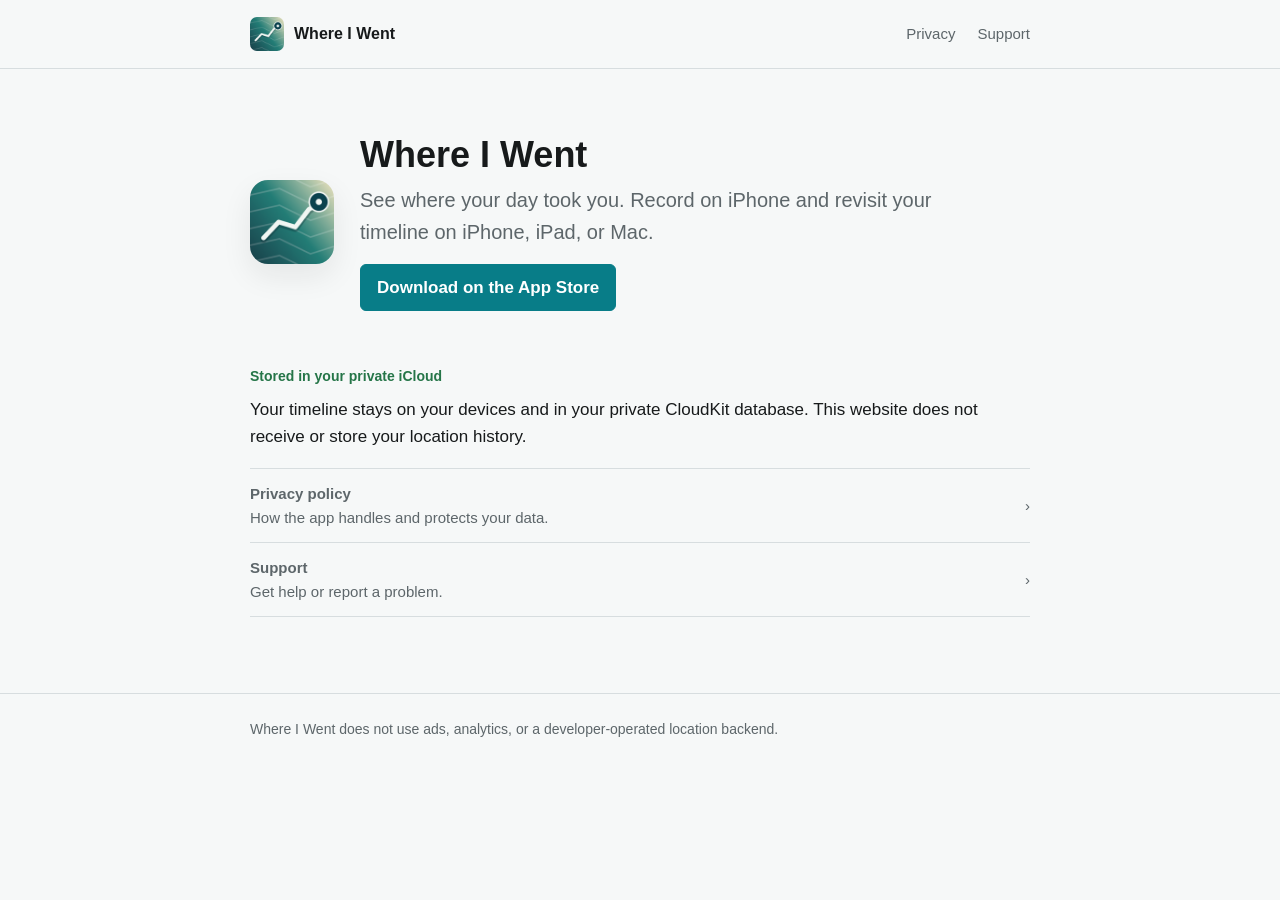
<file: index.html>
<!doctype html>
<html lang="en">
<head>
  <meta charset="utf-8">
  <meta name="viewport" content="width=device-width, initial-scale=1">
  <meta http-equiv="refresh" content="0; url=./location-history/">
  <link rel="canonical" href="https://anishharis.github.io/location-history/">
  <title>Where I Went</title>
</head>
<body>
  <p><a href="./location-history/">Open the Where I Went website</a>.</p>
</body>
</html>
</file>
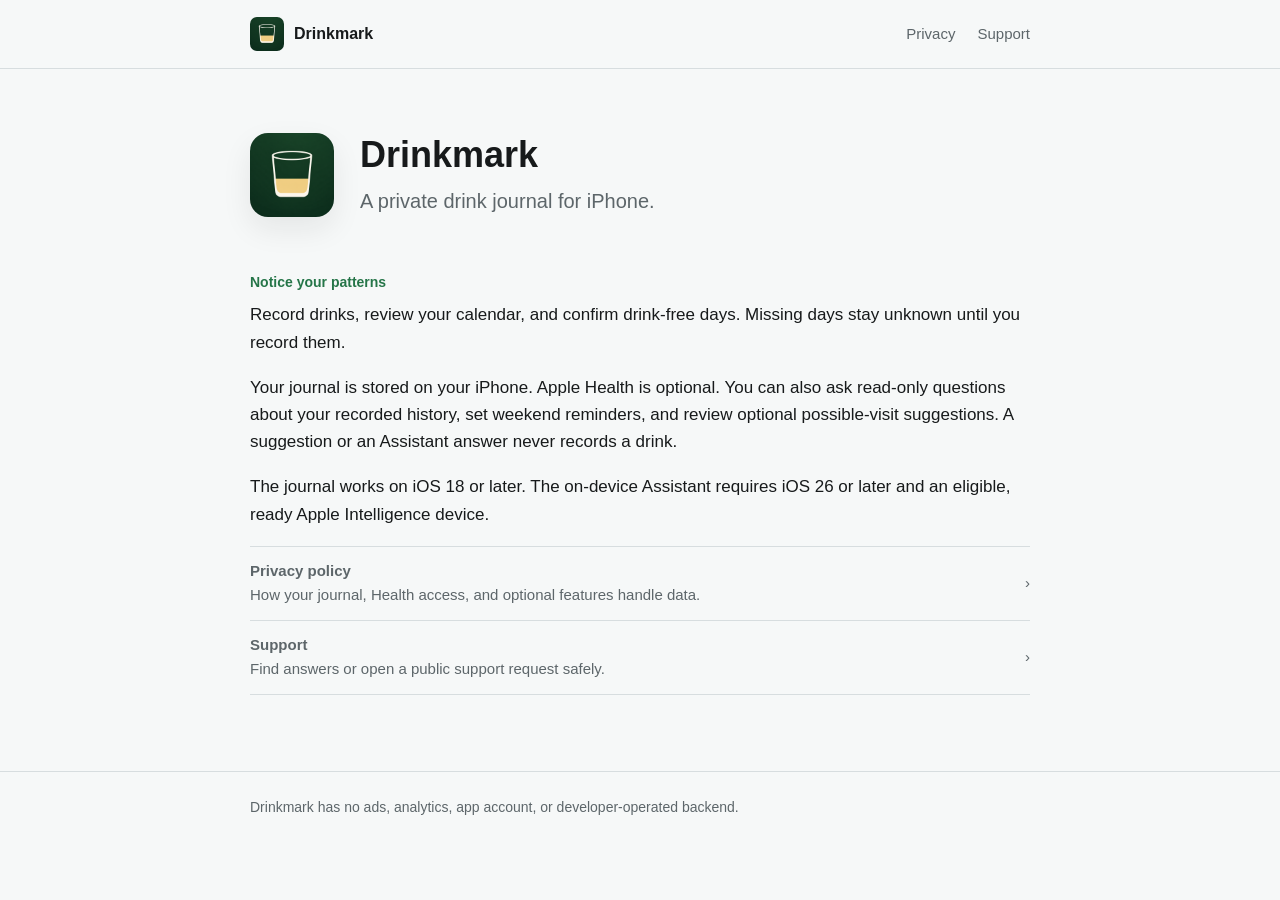
<file: drink-tracker/index.html>
<!doctype html>
<html lang="en">
<head>
  <meta charset="utf-8">
  <meta name="viewport" content="width=device-width, initial-scale=1">
  <meta name="description" content="Drinkmark is a private iPhone journal for recorded drinks and confirmed drink-free days. Find privacy information and support.">
  <title>Drinkmark</title>
  <link rel="stylesheet" href="./assets/styles.css">
  <link rel="icon" href="./assets/app-icon.png">
</head>
<body>
  <header class="site-header">
    <div class="shell">
      <a class="brand" href="./" aria-current="page">
        <img src="./assets/app-icon.png" alt="">
        <span>Drinkmark</span>
      </a>
      <nav class="site-nav" aria-label="Primary navigation">
        <a href="./privacy/">Privacy</a>
        <a href="./support/">Support</a>
      </nav>
    </div>
  </header>

  <main class="shell">
    <section class="intro" aria-labelledby="page-title">
      <img class="app-icon" src="./assets/app-icon.png" alt="Drinkmark app icon">
      <div>
        <h1 id="page-title">Drinkmark</h1>
        <p class="lede">A private drink journal for iPhone.</p>
      </div>
    </section>

    <p class="kicker">Notice your patterns</p>
    <p>Record drinks, review your calendar, and confirm drink-free days. Missing days stay unknown until you record them.</p>
    <p>Your journal is stored on your iPhone. Apple Health is optional. You can also ask read-only questions about your recorded history, set weekend reminders, and review optional possible-visit suggestions. A suggestion or an Assistant answer never records a drink.</p>
    <p>The journal works on iOS 18 or later. The on-device Assistant requires iOS 26 or later and an eligible, ready Apple Intelligence device.</p>

    <div class="link-list" aria-label="Privacy and support links">
      <a class="link-row" href="./privacy/">
        <span><strong>Privacy policy</strong><span>How your journal, Health access, and optional features handle data.</span></span>
        <span class="link-mark" aria-hidden="true">&rsaquo;</span>
      </a>
      <a class="link-row" href="./support/">
        <span><strong>Support</strong><span>Find answers or open a public support request safely.</span></span>
        <span class="link-mark" aria-hidden="true">&rsaquo;</span>
      </a>
    </div>
  </main>

  <footer class="site-footer">
    <div class="shell">Drinkmark has no ads, analytics, app account, or developer-operated backend.</div>
  </footer>
</body>
</html>
</file>
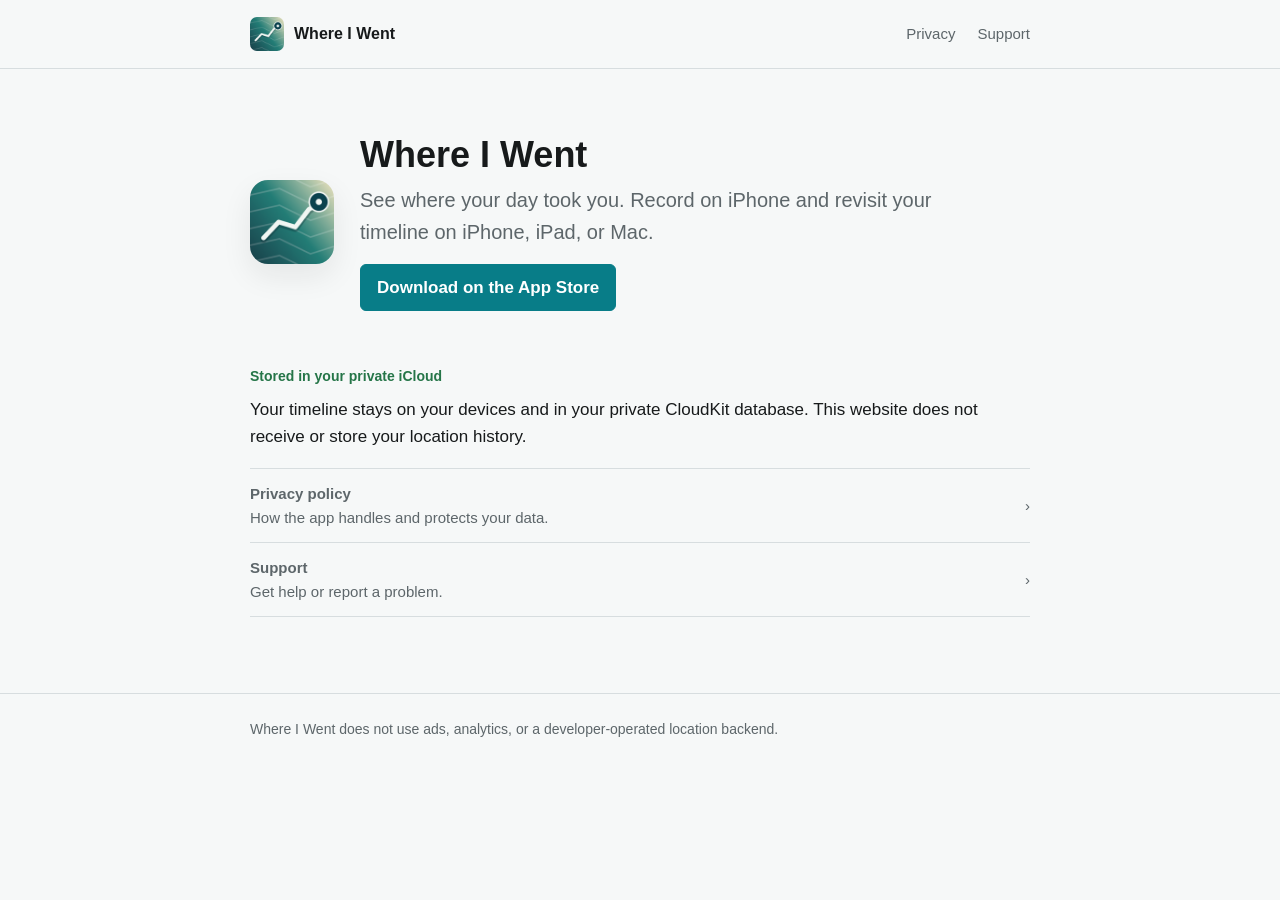
<file: location-history/index.html>
<!doctype html>
<html lang="en">
<head>
  <meta charset="utf-8">
  <meta name="viewport" content="width=device-width, initial-scale=1">
  <meta name="description" content="Privacy and support information for Where I Went on iPhone and Mac.">
  <title>Where I Went</title>
  <link rel="stylesheet" href="./assets/styles.css">
  <link rel="icon" href="./assets/app-icon.png">
</head>
<body>
  <header class="site-header">
    <div class="shell">
      <a class="brand" href="./" aria-current="page" aria-label="Where I Went home">
        <img src="./assets/app-icon.png" alt="">
        <span>Where I Went</span>
      </a>
      <nav class="site-nav" aria-label="Primary navigation">
        <a href="./privacy/">Privacy</a>
        <a href="./support/">Support</a>
      </nav>
    </div>
  </header>

  <main class="shell">
    <section class="intro" aria-labelledby="page-title">
      <img class="app-icon" src="./assets/app-icon.png" alt="">
      <div>
        <h1 id="page-title">Where I Went</h1>
        <p class="lede">See where your day took you. Record on iPhone and revisit your timeline on iPhone, iPad, or Mac.</p>
        <a class="button store-link" href="https://apps.apple.com/us/app/where-i-went/id6795397540">Download on the App Store</a>
      </div>
    </section>

    <p class="kicker">Stored in your private iCloud</p>
    <p>Your timeline stays on your devices and in your private CloudKit database. This website does not receive or store your location history.</p>

    <div class="link-list" aria-label="Legal and support links">
      <a class="link-row" href="./privacy/">
        <span><strong>Privacy policy</strong><span>How the app handles and protects your data.</span></span>
        <span class="link-mark" aria-hidden="true">&rsaquo;</span>
      </a>
      <a class="link-row" href="./support/">
        <span><strong>Support</strong><span>Get help or report a problem.</span></span>
        <span class="link-mark" aria-hidden="true">&rsaquo;</span>
      </a>
    </div>
  </main>

  <footer class="site-footer">
    <div class="shell">Where I Went does not use ads, analytics, or a developer-operated location backend.</div>
  </footer>
</body>
</html>
</file>
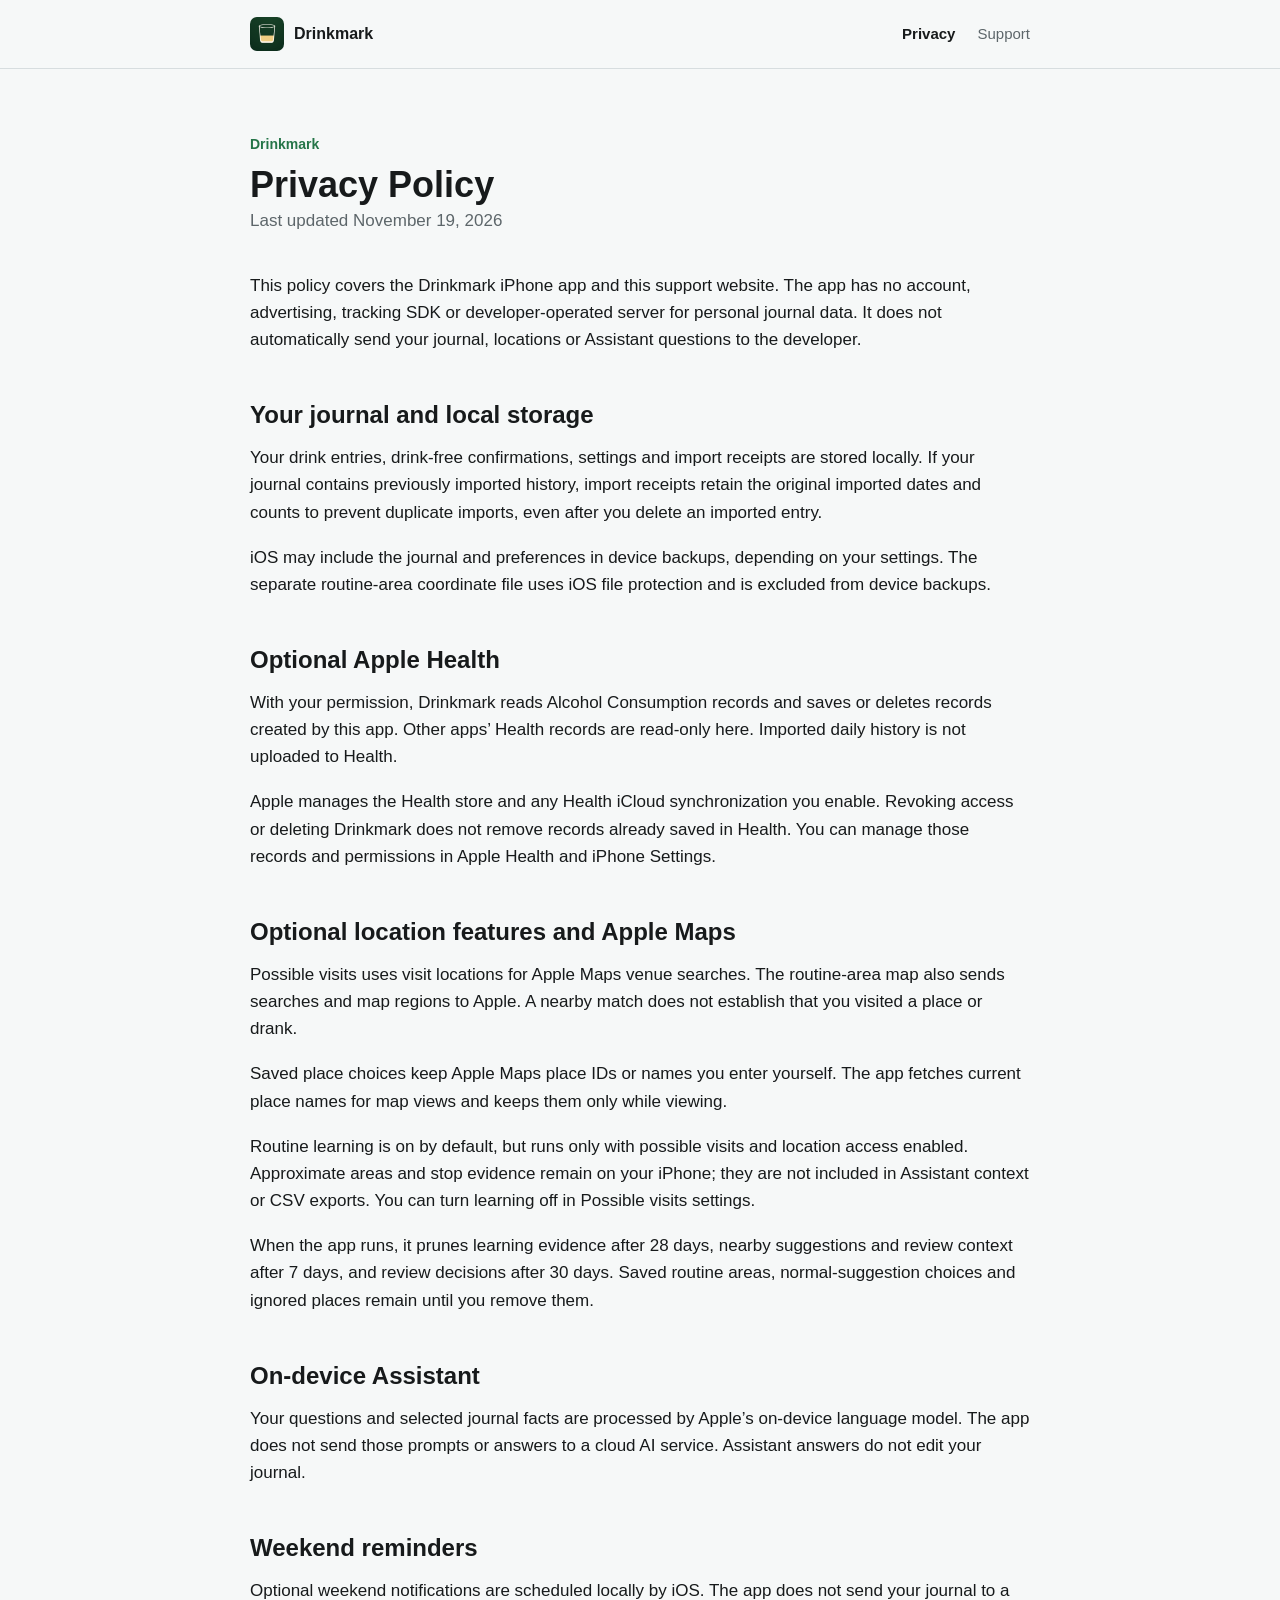
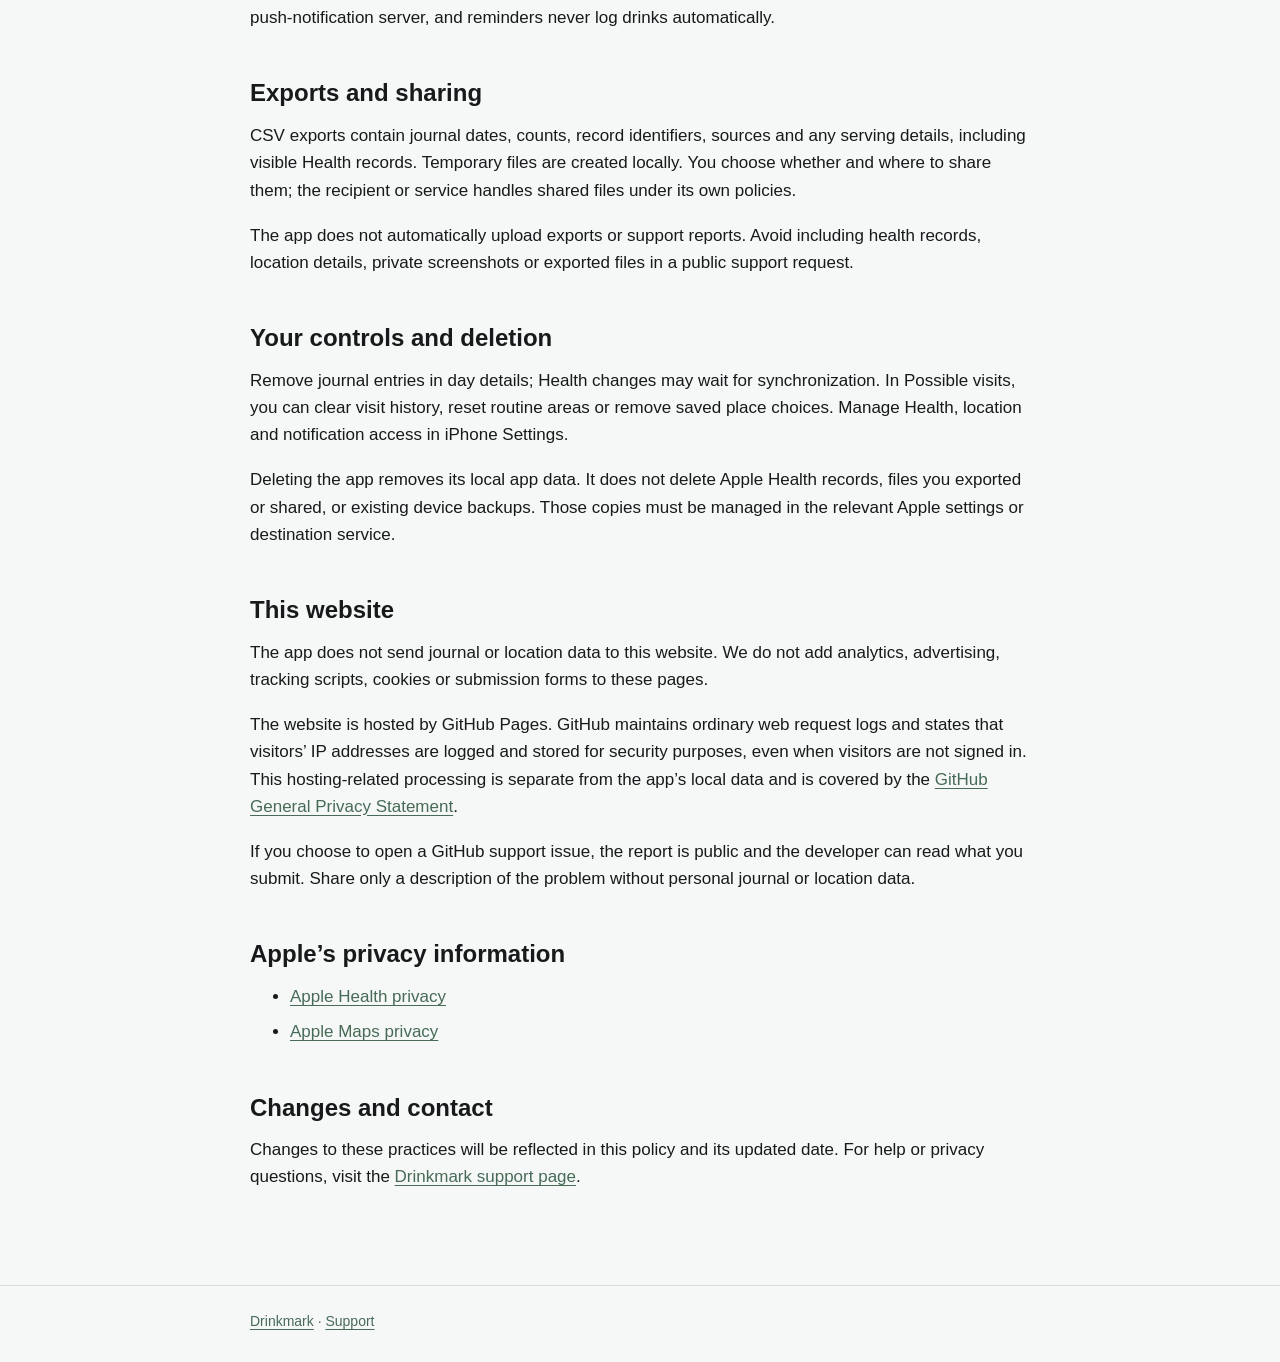
<file: drink-tracker/privacy/index.html>
<!doctype html>
<html lang="en">
<head>
  <meta charset="utf-8">
  <meta name="viewport" content="width=device-width, initial-scale=1">
  <meta name="description" content="Privacy policy for Drinkmark: local journal storage, Apple Health, Apple Maps, on-device Assistant and data controls.">
  <title>Privacy Policy - Drinkmark</title>
  <link rel="stylesheet" href="../assets/styles.css">
  <link rel="icon" href="../assets/app-icon.png">
</head>
<body>
  <header class="site-header">
    <div class="shell">
      <a class="brand" href="../">
        <img src="../assets/app-icon.png" alt="">
        <span>Drinkmark</span>
      </a>
      <nav class="site-nav" aria-label="Primary navigation">
        <a href="./" aria-current="page">Privacy</a>
        <a href="../support/">Support</a>
      </nav>
    </div>
  </header>

  <main class="shell">
    <p class="kicker">Drinkmark</p>
    <h1>Privacy Policy</h1>
    <p class="policy-meta">Last updated November 19, 2026</p>

    <p>This policy covers the Drinkmark iPhone app and this support website. The app has no account, advertising, tracking SDK or developer-operated server for personal journal data. It does not automatically send your journal, locations or Assistant questions to the developer.</p>

    <h2>Your journal and local storage</h2>
    <p>Your drink entries, drink-free confirmations, settings and import receipts are stored locally. If your journal contains previously imported history, import receipts retain the original imported dates and counts to prevent duplicate imports, even after you delete an imported entry.</p>
    <p>iOS may include the journal and preferences in device backups, depending on your settings. The separate routine-area coordinate file uses iOS file protection and is excluded from device backups.</p>

    <h2>Optional Apple Health</h2>
    <p>With your permission, Drinkmark reads Alcohol Consumption records and saves or deletes records created by this app. Other apps’ Health records are read-only here. Imported daily history is not uploaded to Health.</p>
    <p>Apple manages the Health store and any Health iCloud synchronization you enable. Revoking access or deleting Drinkmark does not remove records already saved in Health. You can manage those records and permissions in Apple Health and iPhone Settings.</p>

    <h2>Optional location features and Apple Maps</h2>
    <p>Possible visits uses visit locations for Apple Maps venue searches. The routine-area map also sends searches and map regions to Apple. A nearby match does not establish that you visited a place or drank.</p>
    <p>Saved place choices keep Apple Maps place IDs or names you enter yourself. The app fetches current place names for map views and keeps them only while viewing.</p>
    <p>Routine learning is on by default, but runs only with possible visits and location access enabled. Approximate areas and stop evidence remain on your iPhone; they are not included in Assistant context or CSV exports. You can turn learning off in Possible visits settings.</p>
    <p>When the app runs, it prunes learning evidence after 28 days, nearby suggestions and review context after 7 days, and review decisions after 30 days. Saved routine areas, normal-suggestion choices and ignored places remain until you remove them.</p>

    <h2>On-device Assistant</h2>
    <p>Your questions and selected journal facts are processed by Apple’s on-device language model. The app does not send those prompts or answers to a cloud AI service. Assistant answers do not edit your journal.</p>

    <h2>Weekend reminders</h2>
    <p>Optional weekend notifications are scheduled locally by iOS. The app does not send your journal to a push-notification server, and reminders never log drinks automatically.</p>

    <h2>Exports and sharing</h2>
    <p>CSV exports contain journal dates, counts, record identifiers, sources and any serving details, including visible Health records. Temporary files are created locally. You choose whether and where to share them; the recipient or service handles shared files under its own policies.</p>
    <p>The app does not automatically upload exports or support reports. Avoid including health records, location details, private screenshots or exported files in a public support request.</p>

    <h2>Your controls and deletion</h2>
    <p>Remove journal entries in day details; Health changes may wait for synchronization. In Possible visits, you can clear visit history, reset routine areas or remove saved place choices. Manage Health, location and notification access in iPhone Settings.</p>
    <p>Deleting the app removes its local app data. It does not delete Apple Health records, files you exported or shared, or existing device backups. Those copies must be managed in the relevant Apple settings or destination service.</p>

    <h2>This website</h2>
    <p>The app does not send journal or location data to this website. We do not add analytics, advertising, tracking scripts, cookies or submission forms to these pages.</p>
    <p>The website is hosted by GitHub Pages. GitHub maintains ordinary web request logs and states that visitors’ IP addresses are logged and stored for security purposes, even when visitors are not signed in. This hosting-related processing is separate from the app’s local data and is covered by the <a href="https://docs.github.com/en/site-policy/privacy-policies/github-general-privacy-statement">GitHub General Privacy Statement</a>.</p>
    <p>If you choose to open a GitHub support issue, the report is public and the developer can read what you submit. Share only a description of the problem without personal journal or location data.</p>

    <h2>Apple’s privacy information</h2>
    <ul>
      <li><a href="https://www.apple.com/legal/privacy/data/en/health-app/">Apple Health privacy</a></li>
      <li><a href="https://www.apple.com/legal/privacy/data/en/apple-maps/">Apple Maps privacy</a></li>
    </ul>

    <h2>Changes and contact</h2>
    <p>Changes to these practices will be reflected in this policy and its updated date. For help or privacy questions, visit the <a href="../support/">Drinkmark support page</a>.</p>
  </main>

  <footer class="site-footer">
    <div class="shell"><a href="../">Drinkmark</a> &middot; <a href="../support/">Support</a></div>
  </footer>
</body>
</html>
</file>
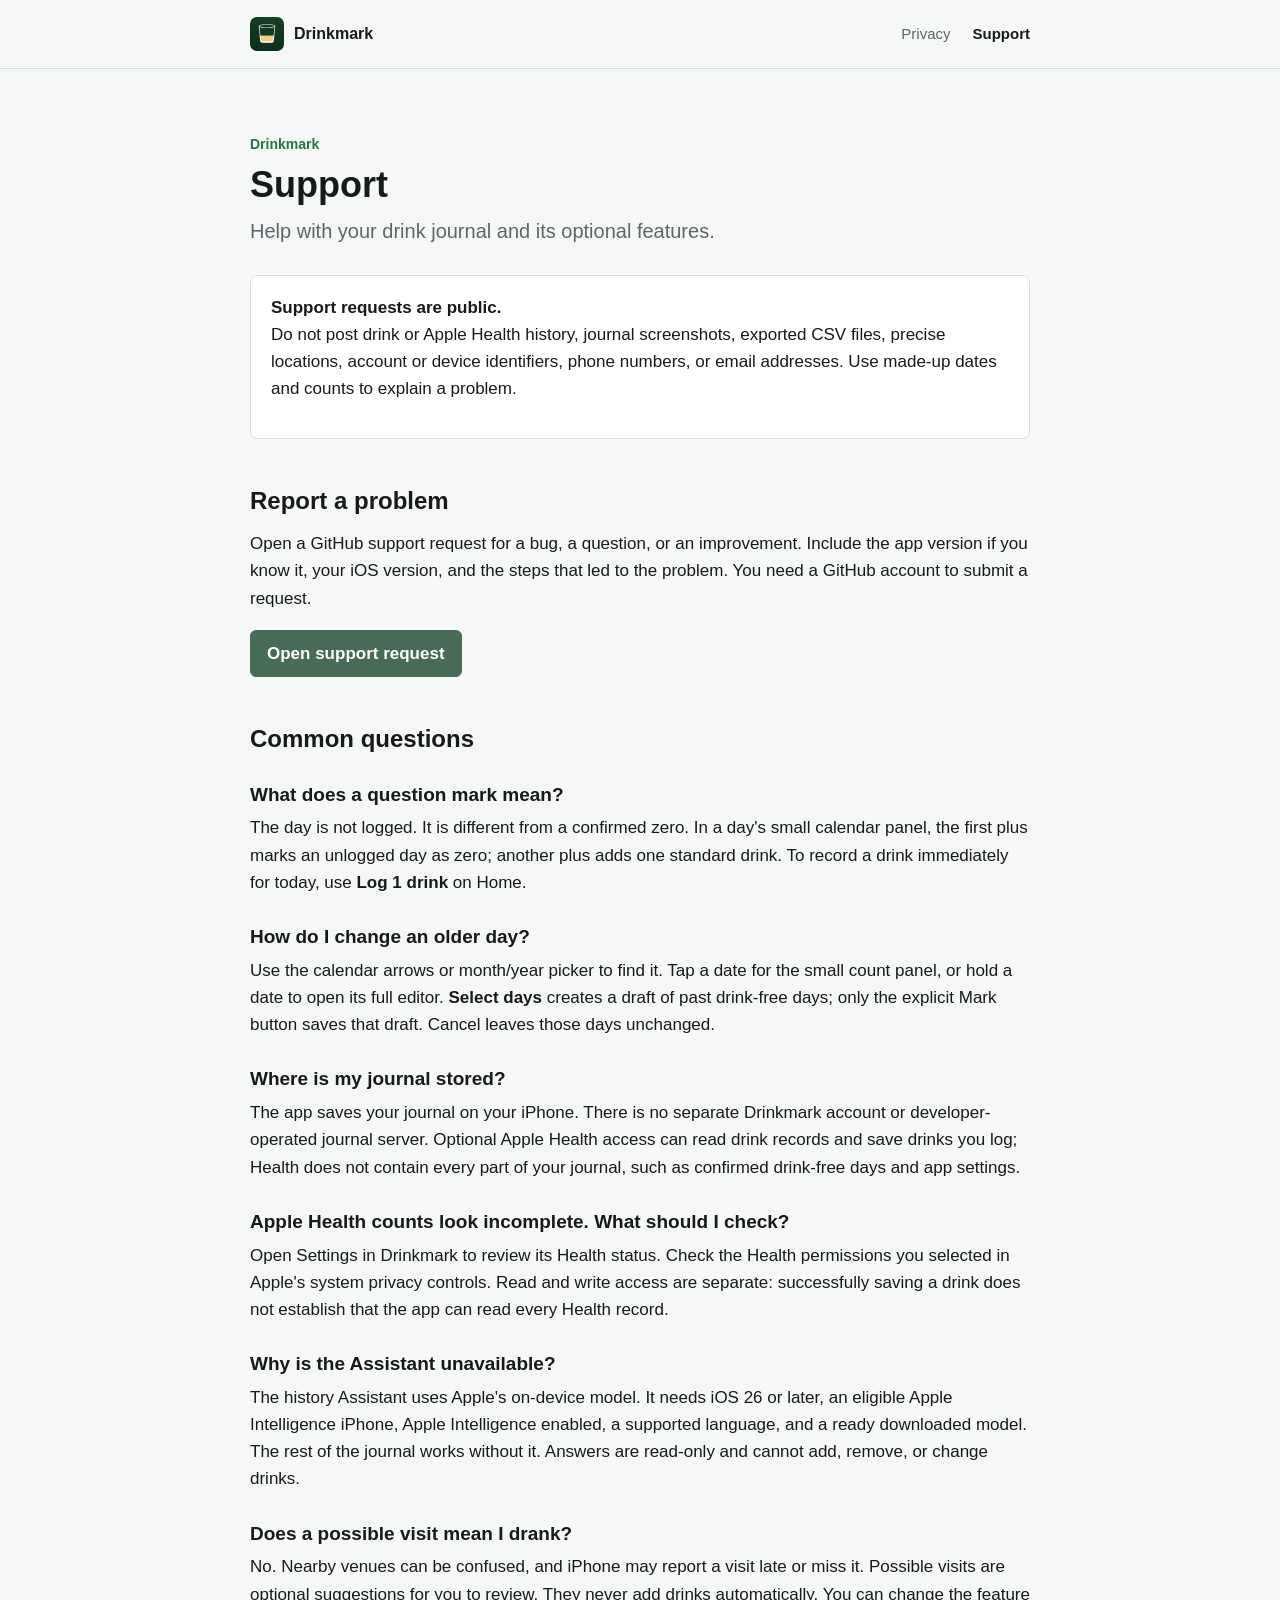
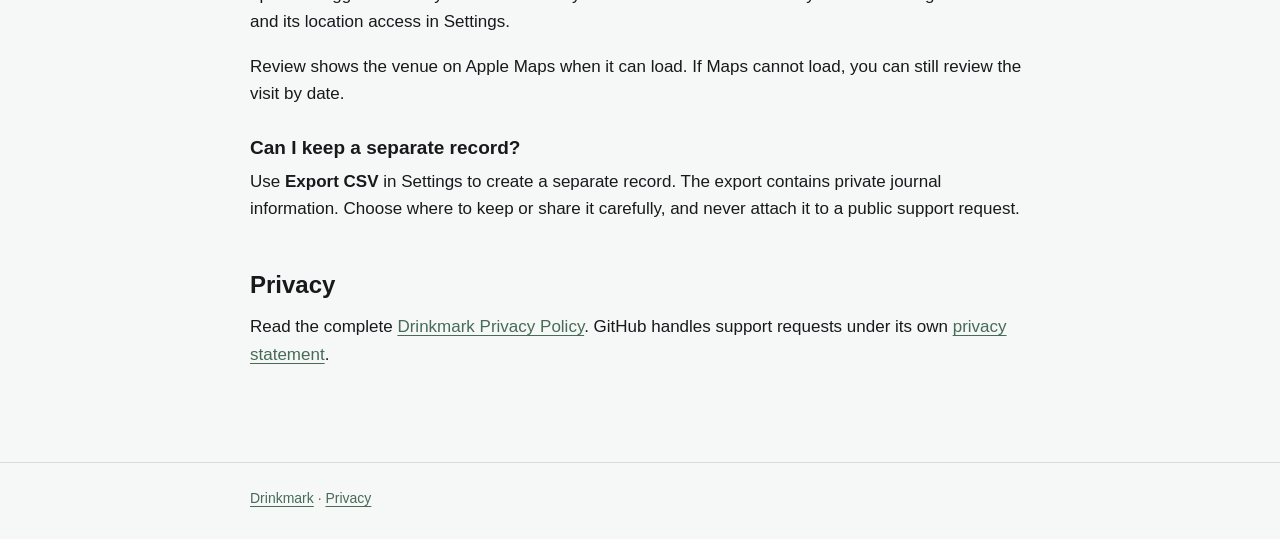
<file: drink-tracker/support/index.html>
<!doctype html>
<html lang="en">
<head>
  <meta charset="utf-8">
  <meta name="viewport" content="width=device-width, initial-scale=1">
  <meta name="description" content="Get help with Drinkmark on iPhone, including calendar counts, Apple Health, the history Assistant, reminders, and possible visits.">
  <title>Support - Drinkmark</title>
  <link rel="stylesheet" href="../assets/styles.css">
  <link rel="icon" href="../assets/app-icon.png">
</head>
<body>
  <header class="site-header">
    <div class="shell">
      <a class="brand" href="../">
        <img src="../assets/app-icon.png" alt="">
        <span>Drinkmark</span>
      </a>
      <nav class="site-nav" aria-label="Primary navigation">
        <a href="../privacy/">Privacy</a>
        <a href="./" aria-current="page">Support</a>
      </nav>
    </div>
  </header>

  <main class="shell">
    <p class="kicker">Drinkmark</p>
    <h1>Support</h1>
    <p class="lede">Help with your drink journal and its optional features.</p>

    <div class="notice">
      <strong>Support requests are public.</strong>
      <p>Do not post drink or Apple Health history, journal screenshots, exported CSV files, precise locations, account or device identifiers, phone numbers, or email addresses. Use made-up dates and counts to explain a problem.</p>
    </div>

    <h2>Report a problem</h2>
    <p>Open a GitHub support request for a bug, a question, or an improvement. Include the app version if you know it, your iOS version, and the steps that led to the problem. You need a GitHub account to submit a request.</p>
    <p><a class="button" href="https://github.com/anishharis/anishharis.github.io/issues/new?template=drink-tracker-support.yml">Open support request</a></p>

    <h2>Common questions</h2>

    <h3>What does a question mark mean?</h3>
    <p>The day is not logged. It is different from a confirmed zero. In a day's small calendar panel, the first plus marks an unlogged day as zero; another plus adds one standard drink. To record a drink immediately for today, use <strong>Log 1 drink</strong> on Home.</p>

    <h3>How do I change an older day?</h3>
    <p>Use the calendar arrows or month/year picker to find it. Tap a date for the small count panel, or hold a date to open its full editor. <strong>Select days</strong> creates a draft of past drink-free days; only the explicit Mark button saves that draft. Cancel leaves those days unchanged.</p>

    <h3>Where is my journal stored?</h3>
    <p>The app saves your journal on your iPhone. There is no separate Drinkmark account or developer-operated journal server. Optional Apple Health access can read drink records and save drinks you log; Health does not contain every part of your journal, such as confirmed drink-free days and app settings.</p>

    <h3>Apple Health counts look incomplete. What should I check?</h3>
    <p>Open Settings in Drinkmark to review its Health status. Check the Health permissions you selected in Apple's system privacy controls. Read and write access are separate: successfully saving a drink does not establish that the app can read every Health record.</p>

    <h3>Why is the Assistant unavailable?</h3>
    <p>The history Assistant uses Apple's on-device model. It needs iOS 26 or later, an eligible Apple Intelligence iPhone, Apple Intelligence enabled, a supported language, and a ready downloaded model. The rest of the journal works without it. Answers are read-only and cannot add, remove, or change drinks.</p>

    <h3>Does a possible visit mean I drank?</h3>
    <p>No. Nearby venues can be confused, and iPhone may report a visit late or miss it. Possible visits are optional suggestions for you to review. They never add drinks automatically. You can change the feature and its location access in Settings.</p>
    <p>Review shows the venue on Apple Maps when it can load. If Maps cannot load, you can still review the visit by date.</p>

    <h3>Can I keep a separate record?</h3>
    <p>Use <strong>Export CSV</strong> in Settings to create a separate record. The export contains private journal information. Choose where to keep or share it carefully, and never attach it to a public support request.</p>

    <h2>Privacy</h2>
    <p>Read the complete <a href="../privacy/">Drinkmark Privacy Policy</a>. GitHub handles support requests under its own <a href="https://docs.github.com/en/site-policy/privacy-policies/github-general-privacy-statement">privacy statement</a>.</p>
  </main>

  <footer class="site-footer">
    <div class="shell"><a href="../">Drinkmark</a> &middot; <a href="../privacy/">Privacy</a></div>
  </footer>
</body>
</html>
</file>
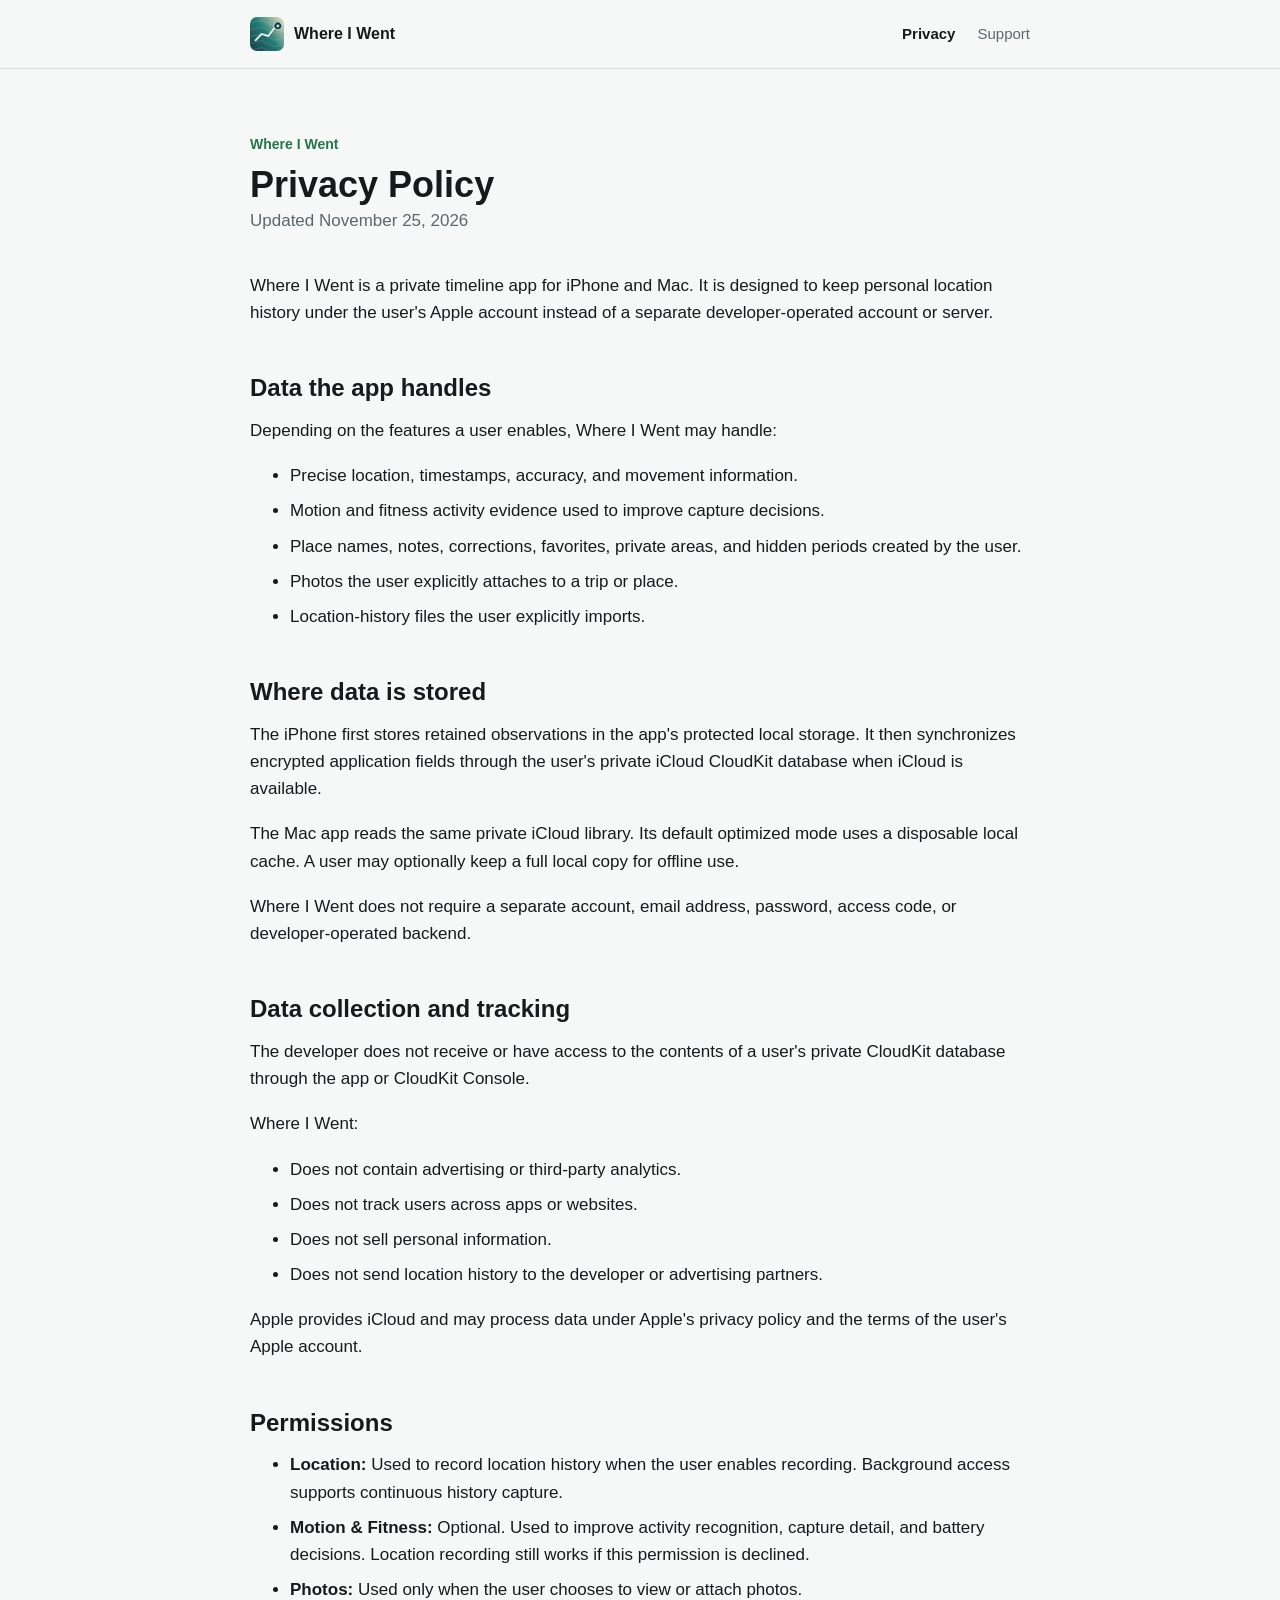
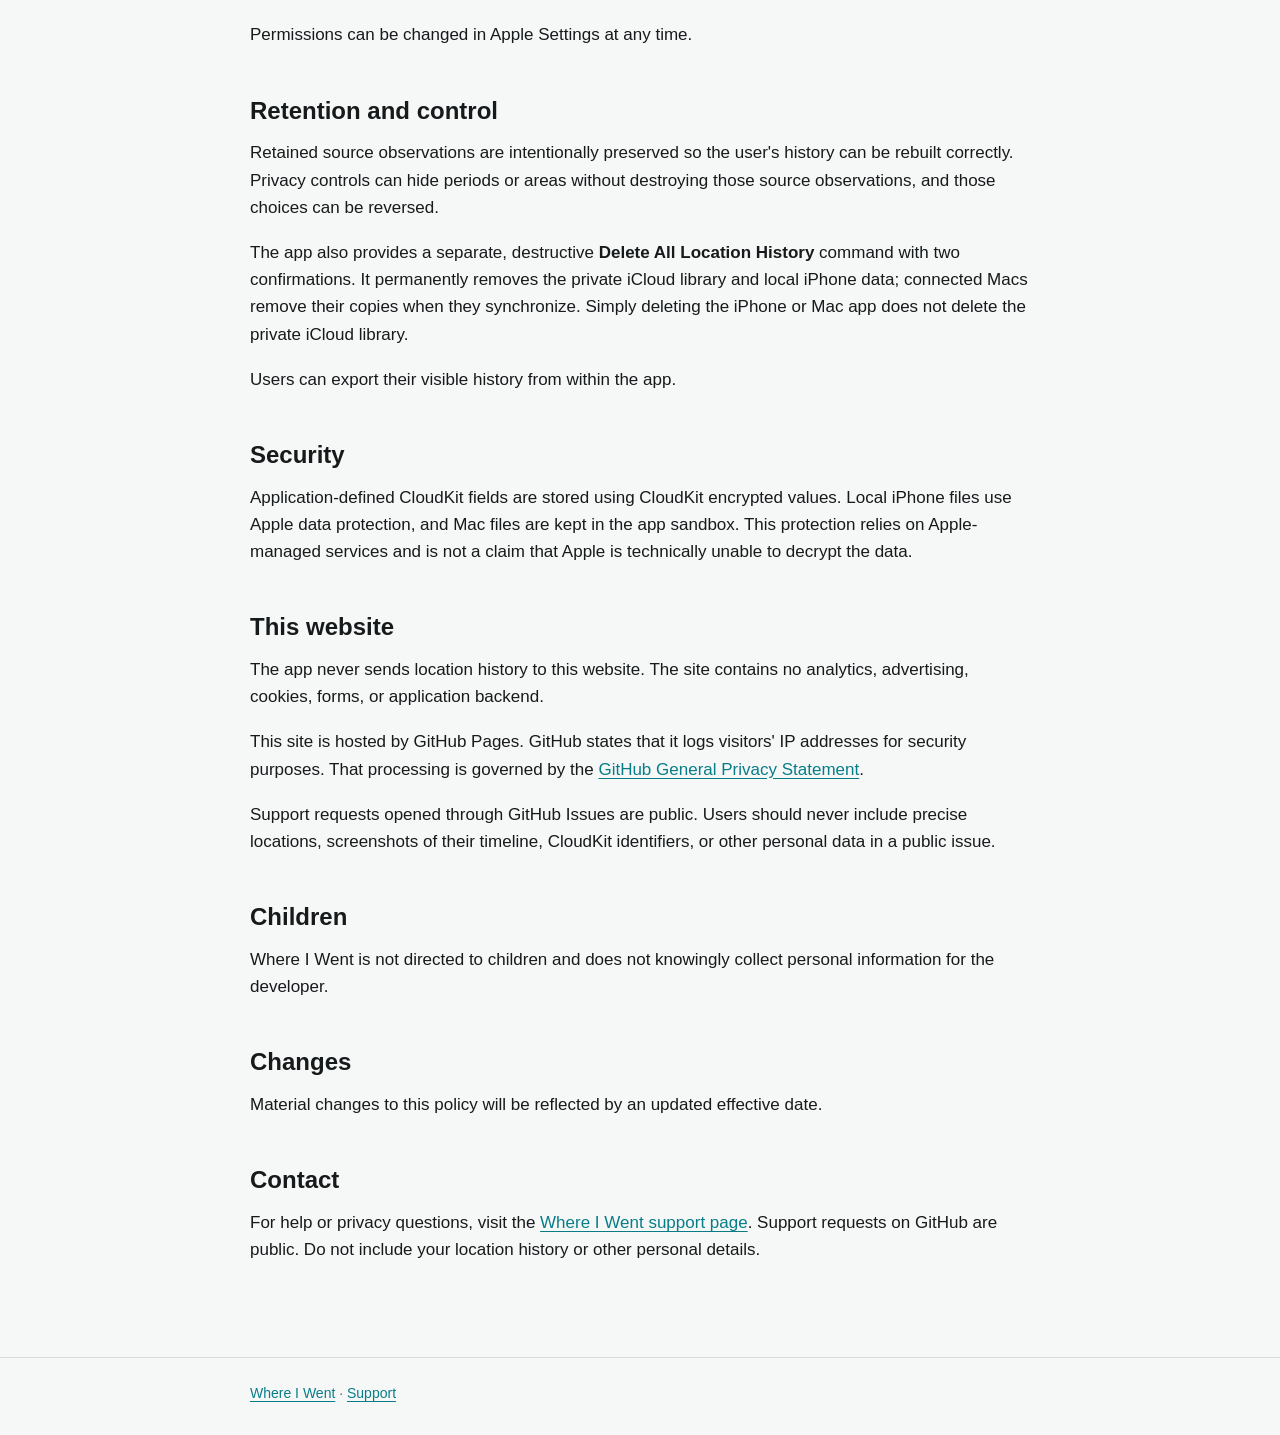
<file: location-history/privacy/index.html>
<!doctype html>
<html lang="en">
<head>
  <meta charset="utf-8">
  <meta name="viewport" content="width=device-width, initial-scale=1">
  <meta name="description" content="Privacy policy for the Where I Went app on iPhone and Mac.">
  <title>Privacy Policy - Where I Went</title>
  <link rel="stylesheet" href="../assets/styles.css">
  <link rel="icon" href="../assets/app-icon.png">
</head>
<body>
  <header class="site-header">
    <div class="shell">
      <a class="brand" href="../" aria-label="Where I Went home">
        <img src="../assets/app-icon.png" alt="">
        <span>Where I Went</span>
      </a>
      <nav class="site-nav" aria-label="Primary navigation">
        <a href="./" aria-current="page">Privacy</a>
        <a href="../support/">Support</a>
      </nav>
    </div>
  </header>

  <main class="shell">
    <p class="kicker">Where I Went</p>
    <h1>Privacy Policy</h1>
    <p class="policy-meta">Updated November 25, 2026</p>

    <p>Where I Went is a private timeline app for iPhone and Mac. It is designed to keep personal location history under the user's Apple account instead of a separate developer-operated account or server.</p>

    <h2>Data the app handles</h2>
    <p>Depending on the features a user enables, Where I Went may handle:</p>
    <ul>
      <li>Precise location, timestamps, accuracy, and movement information.</li>
      <li>Motion and fitness activity evidence used to improve capture decisions.</li>
      <li>Place names, notes, corrections, favorites, private areas, and hidden periods created by the user.</li>
      <li>Photos the user explicitly attaches to a trip or place.</li>
      <li>Location-history files the user explicitly imports.</li>
    </ul>

    <h2>Where data is stored</h2>
    <p>The iPhone first stores retained observations in the app's protected local storage. It then synchronizes encrypted application fields through the user's private iCloud CloudKit database when iCloud is available.</p>
    <p>The Mac app reads the same private iCloud library. Its default optimized mode uses a disposable local cache. A user may optionally keep a full local copy for offline use.</p>
    <p>Where I Went does not require a separate account, email address, password, access code, or developer-operated backend.</p>

    <h2>Data collection and tracking</h2>
    <p>The developer does not receive or have access to the contents of a user's private CloudKit database through the app or CloudKit Console.</p>
    <p>Where I Went:</p>
    <ul>
      <li>Does not contain advertising or third-party analytics.</li>
      <li>Does not track users across apps or websites.</li>
      <li>Does not sell personal information.</li>
      <li>Does not send location history to the developer or advertising partners.</li>
    </ul>
    <p>Apple provides iCloud and may process data under Apple's privacy policy and the terms of the user's Apple account.</p>

    <h2>Permissions</h2>
    <ul>
      <li><strong>Location:</strong> Used to record location history when the user enables recording. Background access supports continuous history capture.</li>
      <li><strong>Motion &amp; Fitness:</strong> Optional. Used to improve activity recognition, capture detail, and battery decisions. Location recording still works if this permission is declined.</li>
      <li><strong>Photos:</strong> Used only when the user chooses to view or attach photos.</li>
    </ul>
    <p>Permissions can be changed in Apple Settings at any time.</p>

    <h2>Retention and control</h2>
    <p>Retained source observations are intentionally preserved so the user's history can be rebuilt correctly. Privacy controls can hide periods or areas without destroying those source observations, and those choices can be reversed.</p>
    <p>The app also provides a separate, destructive <strong>Delete All Location History</strong> command with two confirmations. It permanently removes the private iCloud library and local iPhone data; connected Macs remove their copies when they synchronize. Simply deleting the iPhone or Mac app does not delete the private iCloud library.</p>
    <p>Users can export their visible history from within the app.</p>

    <h2>Security</h2>
    <p>Application-defined CloudKit fields are stored using CloudKit encrypted values. Local iPhone files use Apple data protection, and Mac files are kept in the app sandbox. This protection relies on Apple-managed services and is not a claim that Apple is technically unable to decrypt the data.</p>

    <h2>This website</h2>
    <p>The app never sends location history to this website. The site contains no analytics, advertising, cookies, forms, or application backend.</p>
    <p>This site is hosted by GitHub Pages. GitHub states that it logs visitors' IP addresses for security purposes. That processing is governed by the <a href="https://docs.github.com/en/site-policy/privacy-policies/github-general-privacy-statement">GitHub General Privacy Statement</a>.</p>
    <p>Support requests opened through GitHub Issues are public. Users should never include precise locations, screenshots of their timeline, CloudKit identifiers, or other personal data in a public issue.</p>

    <h2>Children</h2>
    <p>Where I Went is not directed to children and does not knowingly collect personal information for the developer.</p>

    <h2>Changes</h2>
    <p>Material changes to this policy will be reflected by an updated effective date.</p>

    <h2>Contact</h2>
    <p>For help or privacy questions, visit the <a href="../support/">Where I Went support page</a>. Support requests on GitHub are public. Do not include your location history or other personal details.</p>
  </main>

  <footer class="site-footer">
    <div class="shell"><a href="../">Where I Went</a> &middot; <a href="../support/">Support</a></div>
  </footer>
</body>
</html>
</file>
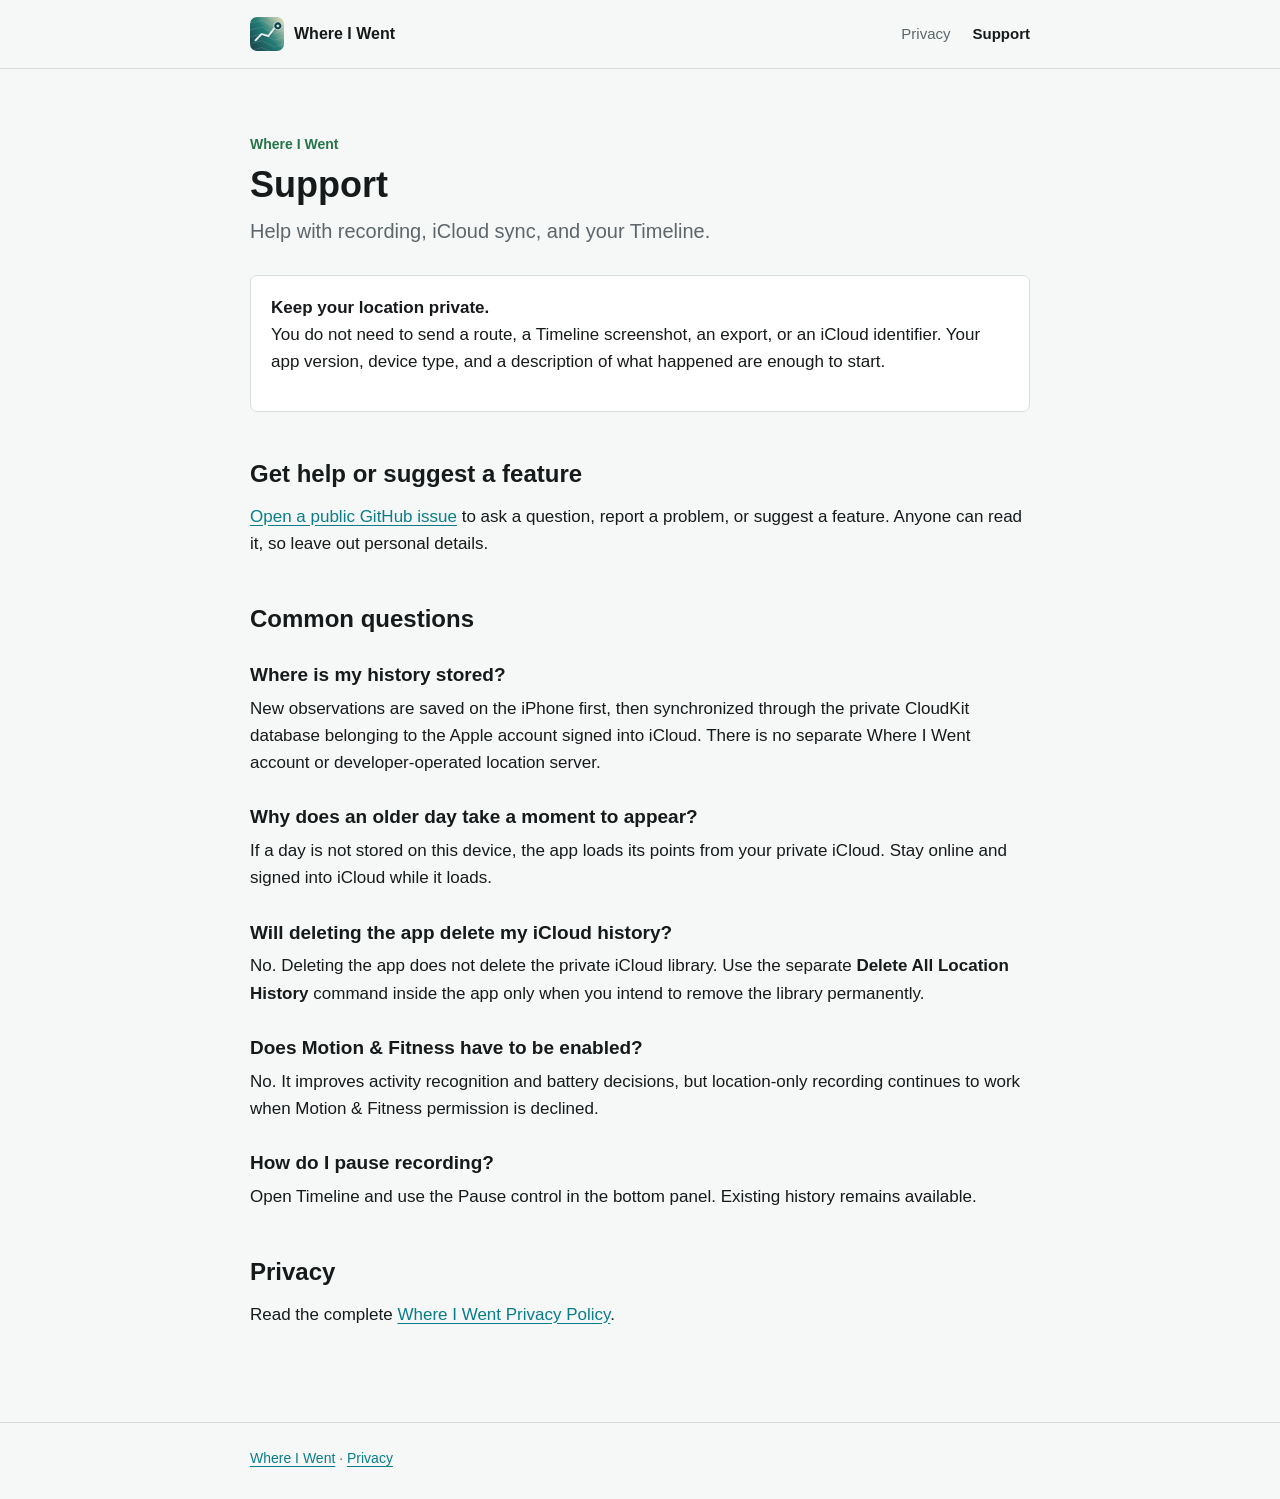
<file: location-history/support/index.html>
<!doctype html>
<html lang="en">
<head>
  <meta charset="utf-8">
  <meta name="viewport" content="width=device-width, initial-scale=1">
  <meta name="description" content="Support for the Where I Went app on iPhone and Mac.">
  <title>Support - Where I Went</title>
  <link rel="stylesheet" href="../assets/styles.css">
  <link rel="icon" href="../assets/app-icon.png">
</head>
<body>
  <header class="site-header">
    <div class="shell">
      <a class="brand" href="../" aria-label="Where I Went home">
        <img src="../assets/app-icon.png" alt="">
        <span>Where I Went</span>
      </a>
      <nav class="site-nav" aria-label="Primary navigation">
        <a href="../privacy/">Privacy</a>
        <a href="./" aria-current="page">Support</a>
      </nav>
    </div>
  </header>

  <main class="shell">
    <p class="kicker">Where I Went</p>
    <h1>Support</h1>
    <p class="lede">Help with recording, iCloud sync, and your Timeline.</p>

    <div class="notice">
      <strong>Keep your location private.</strong>
      <p>You do not need to send a route, a Timeline screenshot, an export, or an iCloud identifier. Your app version, device type, and a description of what happened are enough to start.</p>
    </div>

    <h2>Get help or suggest a feature</h2>
    <p><a href="https://github.com/anishharis/anishharis.github.io/issues/new?template=location-history-support.yml">Open a public GitHub issue</a> to ask a question, report a problem, or suggest a feature. Anyone can read it, so leave out personal details.</p>

    <h2>Common questions</h2>

    <h3>Where is my history stored?</h3>
    <p>New observations are saved on the iPhone first, then synchronized through the private CloudKit database belonging to the Apple account signed into iCloud. There is no separate Where I Went account or developer-operated location server.</p>

    <h3>Why does an older day take a moment to appear?</h3>
    <p>If a day is not stored on this device, the app loads its points from your private iCloud. Stay online and signed into iCloud while it loads.</p>

    <h3>Will deleting the app delete my iCloud history?</h3>
    <p>No. Deleting the app does not delete the private iCloud library. Use the separate <strong>Delete All Location History</strong> command inside the app only when you intend to remove the library permanently.</p>

    <h3>Does Motion &amp; Fitness have to be enabled?</h3>
    <p>No. It improves activity recognition and battery decisions, but location-only recording continues to work when Motion &amp; Fitness permission is declined.</p>

    <h3>How do I pause recording?</h3>
    <p>Open Timeline and use the Pause control in the bottom panel. Existing history remains available.</p>

    <h2>Privacy</h2>
    <p>Read the complete <a href="../privacy/">Where I Went Privacy Policy</a>.</p>
  </main>

  <footer class="site-footer">
    <div class="shell"><a href="../">Where I Went</a> &middot; <a href="../privacy/">Privacy</a></div>
  </footer>
</body>
</html>
</file>
<file: drink-tracker/assets/styles.css>
:root {
  color-scheme: light dark;
  --background: #f6f8f8;
  --surface: #ffffff;
  --text: #171a1b;
  --muted: #5d666a;
  --line: #d7dddf;
  --accent: #476b57;
  --accent-text: #ffffff;
  --positive: #257548;
  --shadow: 0 12px 30px rgba(20, 28, 31, 0.08);
}

@media (prefers-color-scheme: dark) {
  :root {
    --background: #101315;
    --surface: #181c1e;
    --text: #f2f5f6;
    --muted: #abb4b8;
    --line: #353c3f;
    --accent: #85ad8f;
    --accent-text: #101914;
    --positive: #6ed394;
    --shadow: none;
  }
}

* {
  box-sizing: border-box;
}

html {
  background: var(--background);
}

body {
  min-width: 320px;
  margin: 0;
  background: var(--background);
  color: var(--text);
  font-family: -apple-system, BlinkMacSystemFont, "SF Pro Text", "Helvetica Neue", Arial, sans-serif;
  font-size: 17px;
  line-height: 1.6;
  letter-spacing: 0;
}

a {
  color: var(--accent);
  text-underline-offset: 0.18em;
}

a:hover {
  text-decoration-thickness: 2px;
}

a:focus-visible {
  outline: 3px solid var(--accent);
  outline-offset: 4px;
  border-radius: 3px;
}

.shell {
  width: min(100% - 40px, 780px);
  margin: 0 auto;
}

.narrow {
  padding-top: 15vh;
}

.site-header {
  border-bottom: 1px solid var(--line);
}

.site-header .shell {
  min-height: 68px;
  display: flex;
  align-items: center;
  justify-content: space-between;
  gap: 28px;
}

.brand {
  display: inline-flex;
  align-items: center;
  gap: 10px;
  min-width: 44px;
  min-height: 44px;
  color: var(--text);
  font-size: 16px;
  font-weight: 700;
  text-decoration: none;
  white-space: nowrap;
}

.brand img {
  width: 34px;
  height: 34px;
  border-radius: 7px;
}

.site-nav {
  display: flex;
  align-items: center;
  gap: 22px;
  font-size: 15px;
}

.site-nav a {
  display: inline-flex;
  min-height: 44px;
  align-items: center;
  color: var(--muted);
  text-decoration: none;
}

.site-nav a[aria-current="page"] {
  color: var(--text);
  font-weight: 650;
}

main.shell {
  padding-top: 64px;
  padding-bottom: 76px;
}

.intro {
  display: grid;
  grid-template-columns: 84px minmax(0, 1fr);
  gap: 26px;
  align-items: center;
  padding-bottom: 54px;
}

.app-icon {
  width: 84px;
  height: 84px;
  border-radius: 18px;
  box-shadow: var(--shadow);
}

h1,
h2,
h3 {
  line-height: 1.2;
  letter-spacing: 0;
}

h1 {
  margin: 0;
  font-size: 36px;
}

h2 {
  margin: 48px 0 14px;
  font-size: 24px;
}

h3 {
  margin: 30px 0 8px;
  font-size: 19px;
}

p,
ul {
  margin-top: 0;
  margin-bottom: 18px;
}

li + li {
  margin-top: 8px;
}

.lede {
  max-width: 620px;
  margin: 8px 0 0;
  color: var(--muted);
  font-size: 20px;
}

.kicker {
  margin-bottom: 8px;
  color: var(--positive);
  font-size: 14px;
  font-weight: 700;
}

.link-list {
  margin-top: 18px;
  border-top: 1px solid var(--line);
}

.link-row {
  display: grid;
  grid-template-columns: minmax(0, 1fr) auto;
  gap: 20px;
  align-items: center;
  min-height: 74px;
  border-bottom: 1px solid var(--line);
  color: var(--text);
  text-decoration: none;
}

.link-row strong,
.link-row span {
  display: block;
}

.link-row span {
  color: var(--muted);
  font-size: 15px;
}

.link-mark {
  color: var(--accent);
  font-size: 24px;
}

.notice {
  margin: 28px 0;
  padding: 18px 20px;
  border: 1px solid var(--line);
  border-radius: 7px;
  background: var(--surface);
}

.button {
  display: inline-flex;
  min-height: 44px;
  align-items: center;
  justify-content: center;
  padding: 9px 16px;
  border: 1px solid var(--accent);
  border-radius: 6px;
  background: var(--accent);
  color: var(--accent-text);
  font-weight: 700;
  text-decoration: none;
}

.button:hover {
  filter: brightness(0.96);
}

.policy-meta {
  margin-bottom: 38px;
  color: var(--muted);
}

.site-footer {
  border-top: 1px solid var(--line);
  color: var(--muted);
  font-size: 14px;
}

.site-footer .shell {
  padding-top: 24px;
  padding-bottom: 30px;
}

@media (max-width: 620px) {
  .shell {
    width: min(100% - 32px, 780px);
  }

  .site-header .shell {
    min-height: 62px;
    gap: 16px;
  }

  .brand span {
    display: none;
  }

  .site-nav {
    gap: 16px;
    font-size: 14px;
  }

  main.shell {
    padding-top: 42px;
    padding-bottom: 58px;
  }

  .intro {
    grid-template-columns: 64px minmax(0, 1fr);
    gap: 18px;
    padding-bottom: 34px;
  }

  .app-icon {
    width: 64px;
    height: 64px;
    border-radius: 14px;
  }

  h1 {
    font-size: 30px;
  }

  h2 {
    margin-top: 38px;
    font-size: 22px;
  }

  .lede {
    font-size: 18px;
  }
}

@media (prefers-reduced-motion: reduce) {
  *,
  *::before,
  *::after {
    scroll-behavior: auto !important;
    transition-duration: 0.01ms !important;
  }
}
</file>
<file: location-history/assets/styles.css>
:root {
  color-scheme: light dark;
  --background: #f6f8f8;
  --surface: #ffffff;
  --text: #171a1b;
  --muted: #5d666a;
  --line: #d7dddf;
  --accent: #087d88;
  --accent-text: #ffffff;
  --positive: #257548;
  --shadow: 0 12px 30px rgba(20, 28, 31, 0.08);
}

@media (prefers-color-scheme: dark) {
  :root {
    --background: #101315;
    --surface: #181c1e;
    --text: #f2f5f6;
    --muted: #abb4b8;
    --line: #353c3f;
    --accent: #57c1ca;
    --accent-text: #071214;
    --positive: #6ed394;
    --shadow: none;
  }
}

* {
  box-sizing: border-box;
}

html {
  background: var(--background);
}

body {
  min-width: 320px;
  margin: 0;
  background: var(--background);
  color: var(--text);
  font-family: -apple-system, BlinkMacSystemFont, "SF Pro Text", "Helvetica Neue", Arial, sans-serif;
  font-size: 17px;
  line-height: 1.6;
  letter-spacing: 0;
}

a {
  color: var(--accent);
  text-underline-offset: 0.18em;
}

a:hover {
  text-decoration-thickness: 2px;
}

a:focus-visible {
  outline: 3px solid var(--accent);
  outline-offset: 4px;
  border-radius: 3px;
}

.shell {
  width: min(100% - 40px, 780px);
  margin: 0 auto;
}

.narrow {
  padding-top: 15vh;
}

.site-header {
  border-bottom: 1px solid var(--line);
}

.site-header .shell {
  min-height: 68px;
  display: flex;
  align-items: center;
  justify-content: space-between;
  gap: 28px;
}

.brand {
  display: inline-flex;
  align-items: center;
  gap: 10px;
  min-width: 44px;
  min-height: 44px;
  color: var(--text);
  font-size: 16px;
  font-weight: 700;
  text-decoration: none;
  white-space: nowrap;
}

.brand img {
  width: 34px;
  height: 34px;
  border-radius: 7px;
}

.site-nav {
  display: flex;
  align-items: center;
  gap: 22px;
  font-size: 15px;
}

.site-nav a {
  display: inline-flex;
  min-height: 44px;
  align-items: center;
  color: var(--muted);
  text-decoration: none;
}

.site-nav a[aria-current="page"] {
  color: var(--text);
  font-weight: 650;
}

main.shell {
  padding-top: 64px;
  padding-bottom: 76px;
}

.intro {
  display: grid;
  grid-template-columns: 84px minmax(0, 1fr);
  gap: 26px;
  align-items: center;
  padding-bottom: 54px;
}

.app-icon {
  width: 84px;
  height: 84px;
  border-radius: 18px;
  box-shadow: var(--shadow);
}

h1,
h2,
h3 {
  line-height: 1.2;
  letter-spacing: 0;
}

h1 {
  margin: 0;
  font-size: 36px;
}

h2 {
  margin: 48px 0 14px;
  font-size: 24px;
}

h3 {
  margin: 30px 0 8px;
  font-size: 19px;
}

p,
ul {
  margin-top: 0;
  margin-bottom: 18px;
}

li + li {
  margin-top: 8px;
}

.lede {
  max-width: 620px;
  margin: 8px 0 0;
  color: var(--muted);
  font-size: 20px;
}

.kicker {
  margin-bottom: 8px;
  color: var(--positive);
  font-size: 14px;
  font-weight: 700;
}

.link-list {
  margin-top: 18px;
  border-top: 1px solid var(--line);
}

.link-row {
  display: grid;
  grid-template-columns: minmax(0, 1fr) auto;
  gap: 20px;
  align-items: center;
  min-height: 74px;
  border-bottom: 1px solid var(--line);
  color: var(--text);
  text-decoration: none;
}

.link-row strong,
.link-row span {
  display: block;
}

.link-row span {
  color: var(--muted);
  font-size: 15px;
}

.link-mark {
  color: var(--accent);
  font-size: 24px;
}

.notice {
  margin: 28px 0;
  padding: 18px 20px;
  border: 1px solid var(--line);
  border-radius: 7px;
  background: var(--surface);
}

.button {
  display: inline-flex;
  min-height: 44px;
  align-items: center;
  justify-content: center;
  padding: 9px 16px;
  border: 1px solid var(--accent);
  border-radius: 6px;
  background: var(--accent);
  color: var(--accent-text);
  font-weight: 700;
  text-decoration: none;
}

.store-link {
  margin-top: 16px;
}

.button:hover {
  filter: brightness(0.96);
}

.policy-meta {
  margin-bottom: 38px;
  color: var(--muted);
}

.site-footer {
  border-top: 1px solid var(--line);
  color: var(--muted);
  font-size: 14px;
}

.site-footer .shell {
  padding-top: 24px;
  padding-bottom: 30px;
}

@media (max-width: 620px) {
  .shell {
    width: min(100% - 32px, 780px);
  }

  .site-header .shell {
    min-height: 62px;
    gap: 16px;
  }

  .brand span {
    display: none;
  }

  .site-nav {
    gap: 16px;
    font-size: 14px;
  }

  main.shell {
    padding-top: 42px;
    padding-bottom: 58px;
  }

  .intro {
    grid-template-columns: minmax(0, 1fr);
    gap: 18px;
    padding-bottom: 34px;
  }

  .app-icon {
    width: 64px;
    height: 64px;
    border-radius: 14px;
  }

  h1 {
    font-size: 30px;
  }

  h2 {
    margin-top: 38px;
    font-size: 22px;
  }

  .lede {
    font-size: 18px;
  }
}

@media (prefers-reduced-motion: reduce) {
  *,
  *::before,
  *::after {
    scroll-behavior: auto !important;
    transition-duration: 0.01ms !important;
  }
}
</file>
